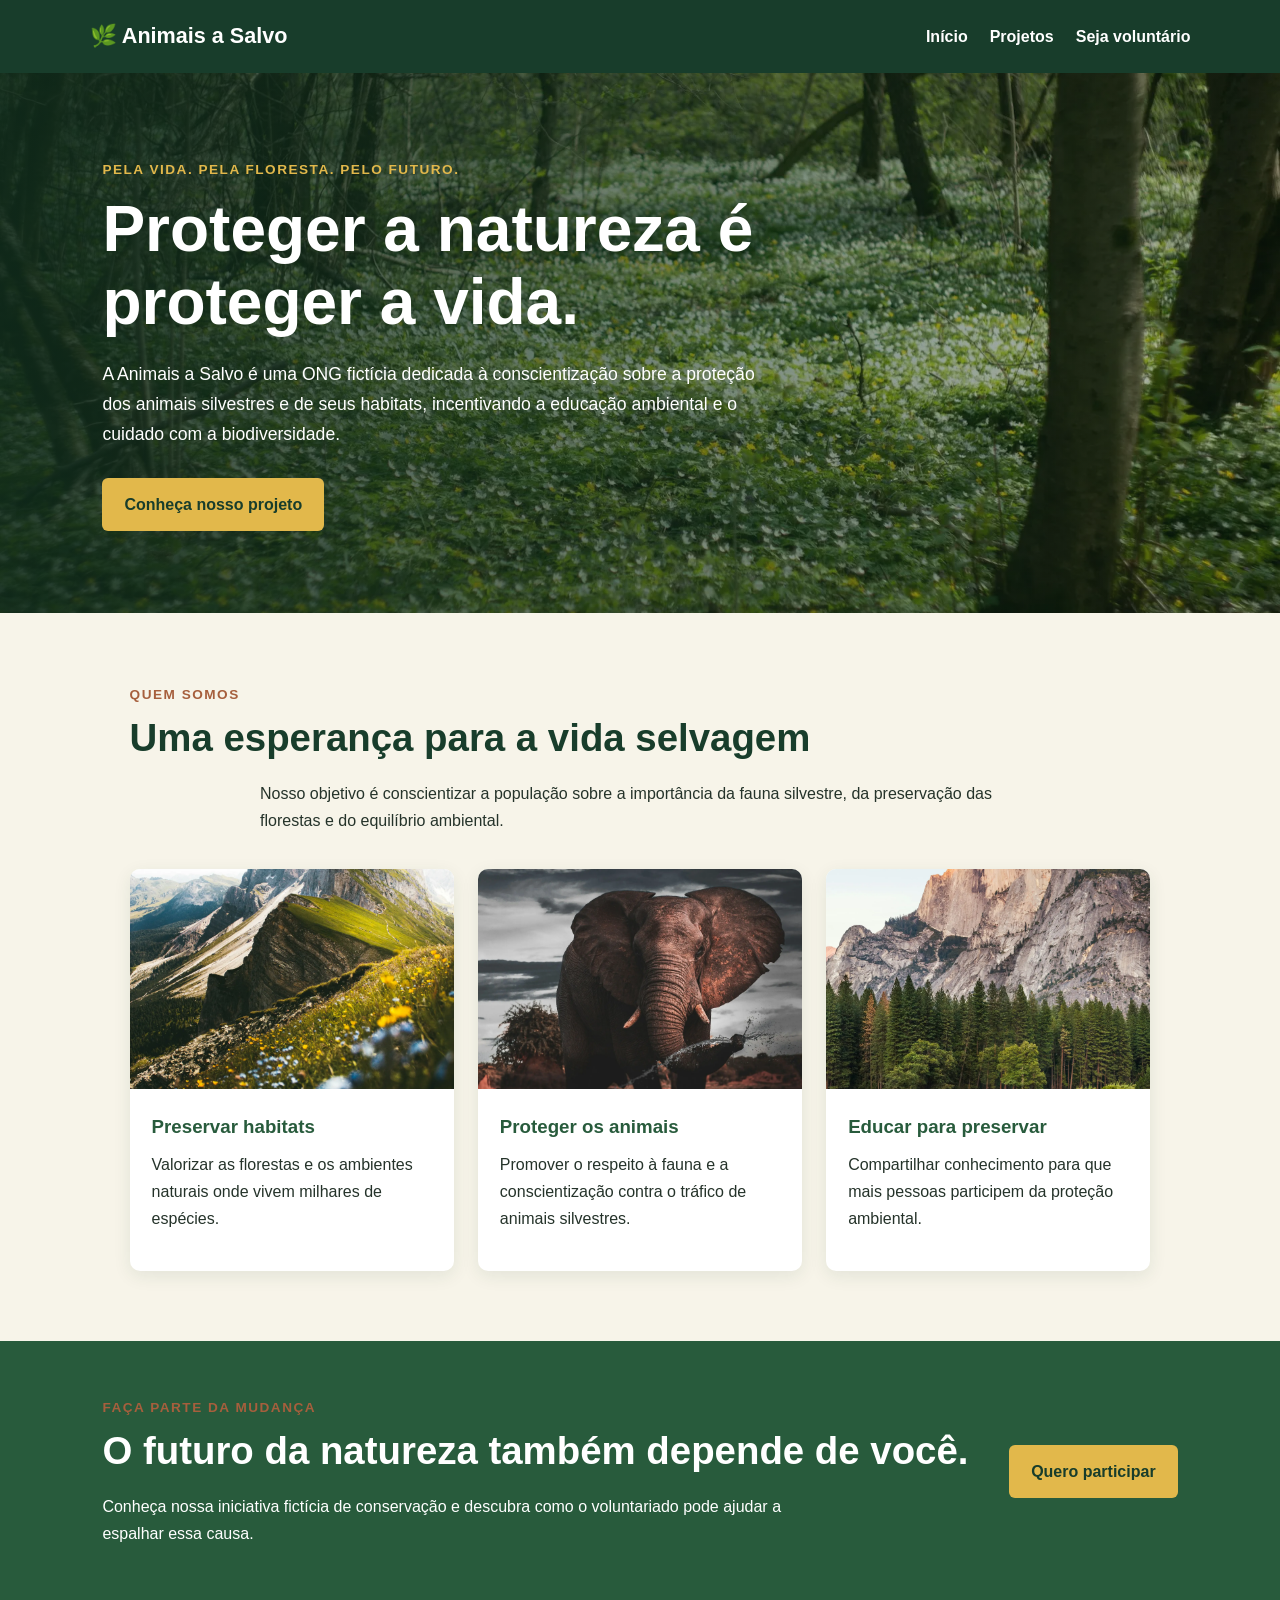
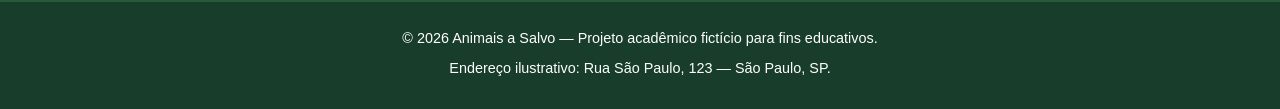
<file: index.html>
<!DOCTYPE html>
<html lang="pt-BR">
<head>
    <meta charset="UTF-8">
    <meta name="viewport" content="width=device-width, initial-scale=1.0">
    <title>Animais a Salvo | Proteção da Fauna</title>
    <link rel="stylesheet" href="style.css">
    <script src="script.js" defer></script>
</head>
<body>
    <header class="topo">
        <a class="logo" href="index.html">🌿 Animais a Salvo</a>
        <nav>
            <a href="index.html" class="ativo">Início</a>
            <a href="projetos.html">Projetos</a>
            <a href="cadastro.html">Seja voluntário</a>
        </nav>
    </header>

    <main>
        <section class="hero">
            <div class="hero-conteudo">
                <span class="etiqueta">Pela vida. Pela floresta. Pelo futuro.</span>
                <h1>Proteger a natureza é proteger a vida.</h1>
                <p>A Animais a Salvo é uma ONG fictícia dedicada à conscientização sobre a proteção dos animais silvestres e de seus habitats, incentivando a educação ambiental e o cuidado com a biodiversidade.</p>
                <a class="botao" href="projetos.html">Conheça nosso projeto</a>
            </div>
        </section>

        <section class="secao">
            <span class="sobretitulo">Quem somos</span>
            <h2>Uma esperança para a vida selvagem</h2>
            <p class="texto-central">Nosso objetivo é conscientizar a população sobre a importância da fauna silvestre, da preservação das florestas e do equilíbrio ambiental.</p>

            <div class="cartoes">
                <article class="cartao">
                    <img src="images/vegetacao.webp" alt="Vegetação verde de uma floresta">
                    <div class="cartao-conteudo">
                        <h3>Preservar habitats</h3>
                        <p>Valorizar as florestas e os ambientes naturais onde vivem milhares de espécies.</p>
                    </div>
                </article>

                <article class="cartao">
                    <img src="images/elefante.webp" alt="Elefante em seu ambiente natural">
                    <div class="cartao-conteudo">
                        <h3>Proteger os animais</h3>
                        <p>Promover o respeito à fauna e a conscientização contra o tráfico de animais silvestres.</p>
                    </div>
                </article>

                <article class="cartao">
                    <img src="images/fauna.webp" alt="Animais selvagens em uma paisagem natural">
                    <div class="cartao-conteudo">
                        <h3>Educar para preservar</h3>
                        <p>Compartilhar conhecimento para que mais pessoas participem da proteção ambiental.</p>
                    </div>
                </article>
            </div>
        </section>

        <section class="faixa-verde">
            <div>
                <span class="sobretitulo">Faça parte da mudança</span>
                <h2>O futuro da natureza também depende de você.</h2>
                <p>Conheça nossa iniciativa fictícia de conservação e descubra como o voluntariado pode ajudar a espalhar essa causa.</p>
            </div>
            <a class="botao botao-claro" href="cadastro.html">Quero participar</a>
        </section>
    </main>

    <footer>
        <p>© 2026 Animais a Salvo — Projeto acadêmico fictício para fins educativos.</p>
        <p>Endereço ilustrativo: Rua São Paulo, 123 — São Paulo, SP.</p>
    </footer>
</body>
</html>
</file>
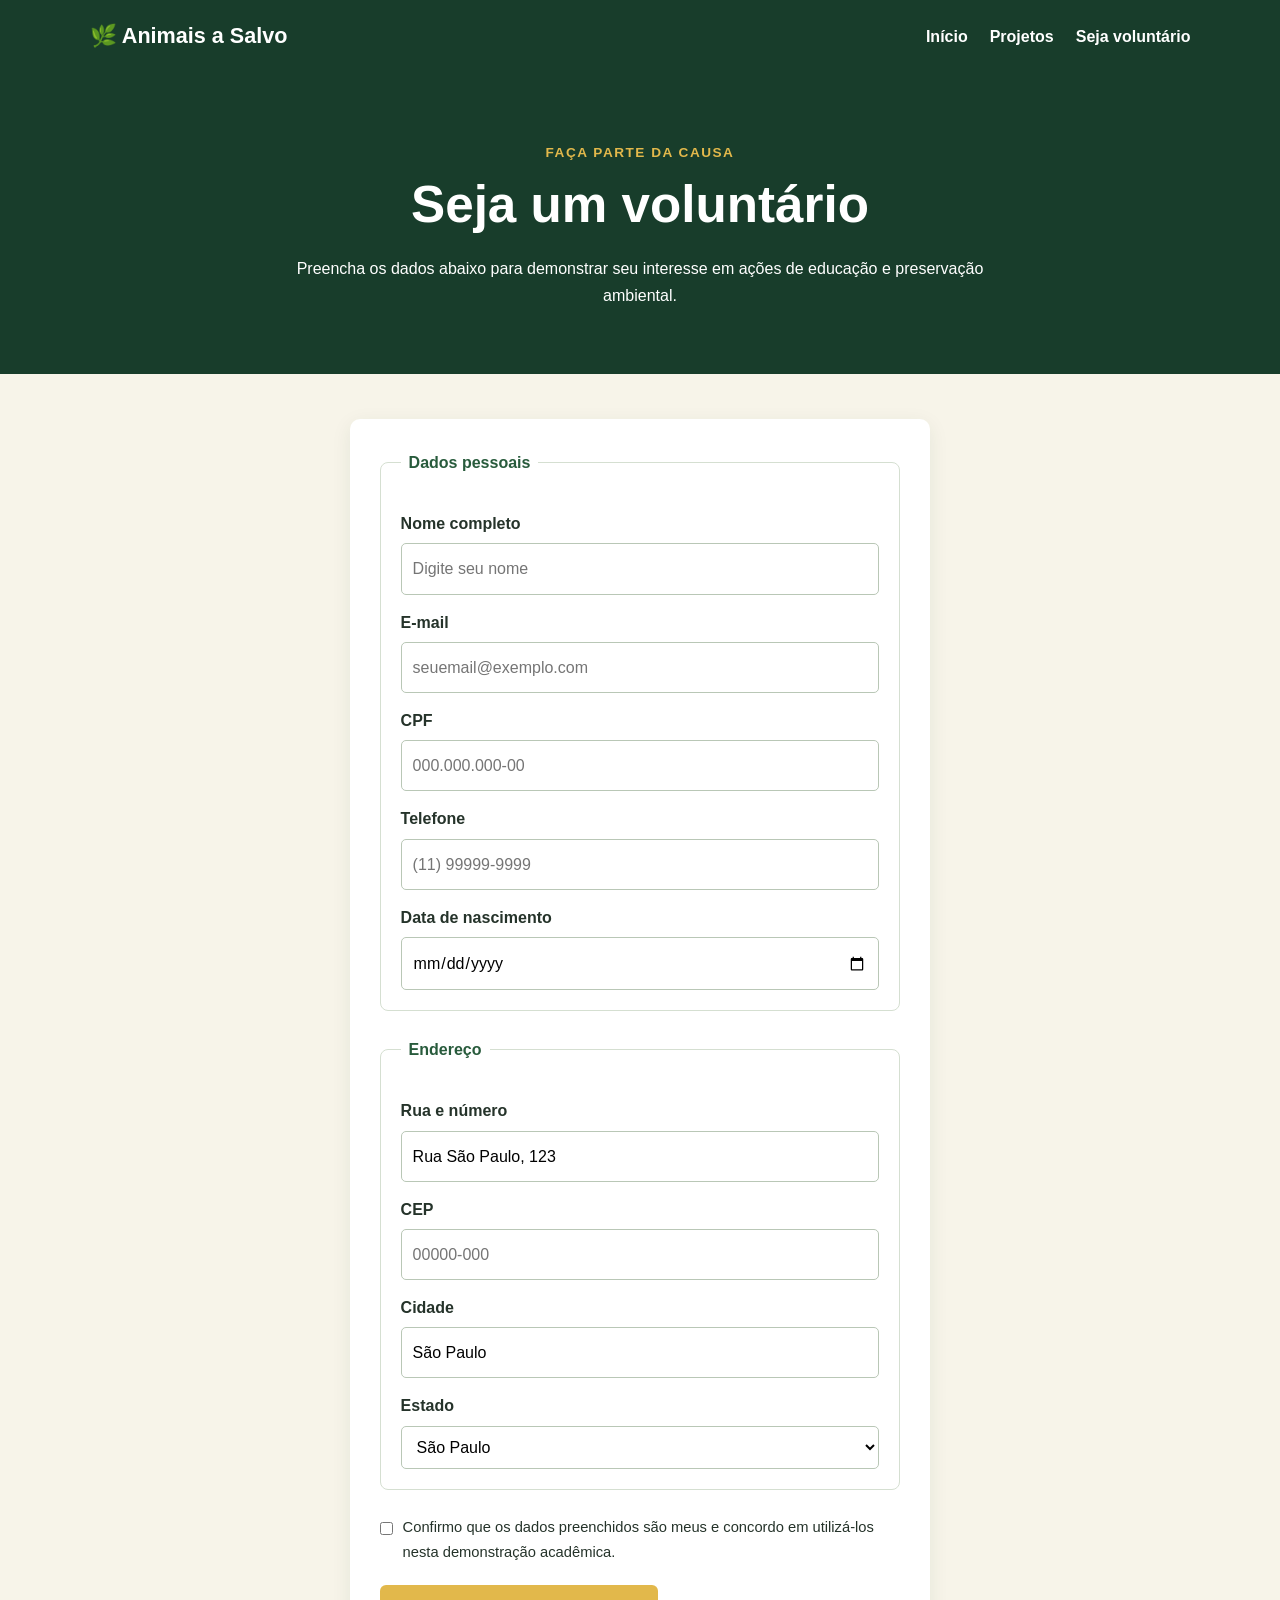
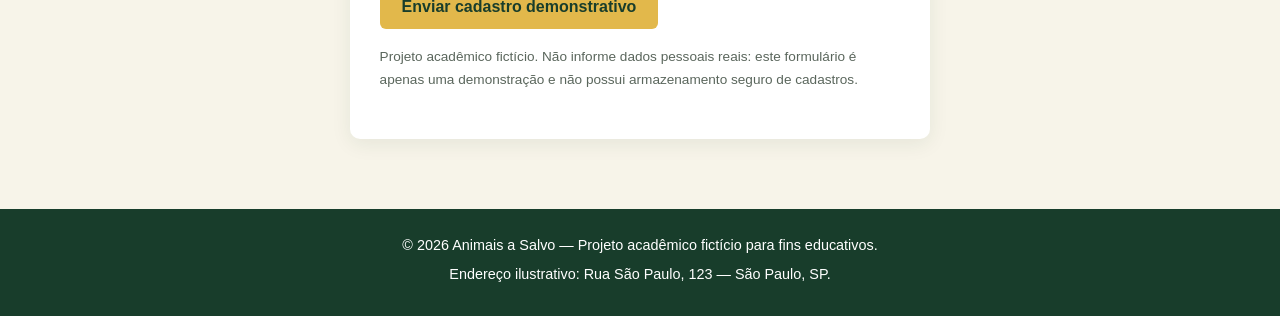
<file: cadastro.html>
<!DOCTYPE html>
<html lang="pt-BR">
<head>
    <meta charset="UTF-8">
    <meta name="viewport" content="width=device-width, initial-scale=1.0">
    <title>Seja voluntário | Animais a Salvo</title>
    <link rel="stylesheet" href="style.css">
    <script src="script.js" defer></script>
</head>
<body>
    <header class="topo">
        <a class="logo" href="index.html">🌿 Animais a Salvo</a>
        <nav>
            <a href="index.html">Início</a>
            <a href="projetos.html">Projetos</a>
            <a href="cadastro.html" class="ativo">Seja voluntário</a>
        </nav>
    </header>

    <main>
        <section class="pagina-titulo">
            <span class="etiqueta">Faça parte da causa</span>
            <h1>Seja um voluntário</h1>
            <p>Preencha os dados abaixo para demonstrar seu interesse em ações de educação e preservação ambiental.</p>
        </section>

        <section class="formulario-secao">
            <form id="formulario-voluntario">
                <fieldset>
                    <legend>Dados pessoais</legend>

                    <label for="nome">Nome completo</label>
                    <input type="text" id="nome" name="nome" required minlength="3" placeholder="Digite seu nome">

                    <label for="email">E-mail</label>
                    <input type="email" id="email" name="email" required placeholder="seuemail@exemplo.com">

                    <label for="cpf">CPF</label>
                    <input type="text" id="cpf" name="cpf" required inputmode="numeric" maxlength="14" placeholder="000.000.000-00" pattern="\d{3}\.\d{3}\.\d{3}-\d{2}">

                    <label for="telefone">Telefone</label>
                    <input type="tel" id="telefone" name="telefone" required maxlength="15" placeholder="(11) 99999-9999">

                    <label for="nascimento">Data de nascimento</label>
                    <input type="date" id="nascimento" name="nascimento" required>
                </fieldset>

                <fieldset>
                    <legend>Endereço</legend>

                    <label for="endereco">Rua e número</label>
                    <input type="text" id="endereco" name="endereco" value="Rua São Paulo, 123" required>

                    <label for="cep">CEP</label>
                    <input type="text" id="cep" name="cep" required maxlength="9" placeholder="00000-000" pattern="\d{5}-?\d{3}">

                    <label for="cidade">Cidade</label>
                    <input type="text" id="cidade" name="cidade" value="São Paulo" required>

                    <label for="estado">Estado</label>
                    <select id="estado" name="estado" required>
                        <option value="SP" selected>São Paulo</option>
                        <option value="AC">Acre</option>
                        <option value="AL">Alagoas</option>
                        <option value="AP">Amapá</option>
                        <option value="AM">Amazonas</option>
                        <option value="BA">Bahia</option>
                        <option value="CE">Ceará</option>
                        <option value="DF">Distrito Federal</option>
                        <option value="ES">Espírito Santo</option>
                        <option value="GO">Goiás</option>
                        <option value="MA">Maranhão</option>
                        <option value="MT">Mato Grosso</option>
                        <option value="MS">Mato Grosso do Sul</option>
                        <option value="MG">Minas Gerais</option>
                        <option value="PA">Pará</option>
                        <option value="PB">Paraíba</option>
                        <option value="PR">Paraná</option>
                        <option value="PE">Pernambuco</option>
                        <option value="PI">Piauí</option>
                        <option value="RJ">Rio de Janeiro</option>
                        <option value="RN">Rio Grande do Norte</option>
                        <option value="RS">Rio Grande do Sul</option>
                        <option value="RO">Rondônia</option>
                        <option value="RR">Roraima</option>
                        <option value="SC">Santa Catarina</option>
                        <option value="SE">Sergipe</option>
                        <option value="TO">Tocantins</option>
                    </select>
                </fieldset>

                <label class="aceite">
                    <input type="checkbox" id="consentimento" required>
                    Confirmo que os dados preenchidos são meus e concordo em utilizá-los nesta demonstração acadêmica.
                </label>

                <button class="botao" type="submit">Enviar cadastro demonstrativo</button>

                <p class="observacao">Projeto acadêmico fictício. Não informe dados pessoais reais: este formulário é apenas uma demonstração e não possui armazenamento seguro de cadastros.</p>

                <p id="mensagem" role="status" aria-live="polite"></p>
            </form>
        </section>
    </main>

    <footer>
        <p>© 2026 Animais a Salvo — Projeto acadêmico fictício para fins educativos.</p>
        <p>Endereço ilustrativo: Rua São Paulo, 123 — São Paulo, SP.</p>
    </footer>
</body>
</html>
</file>
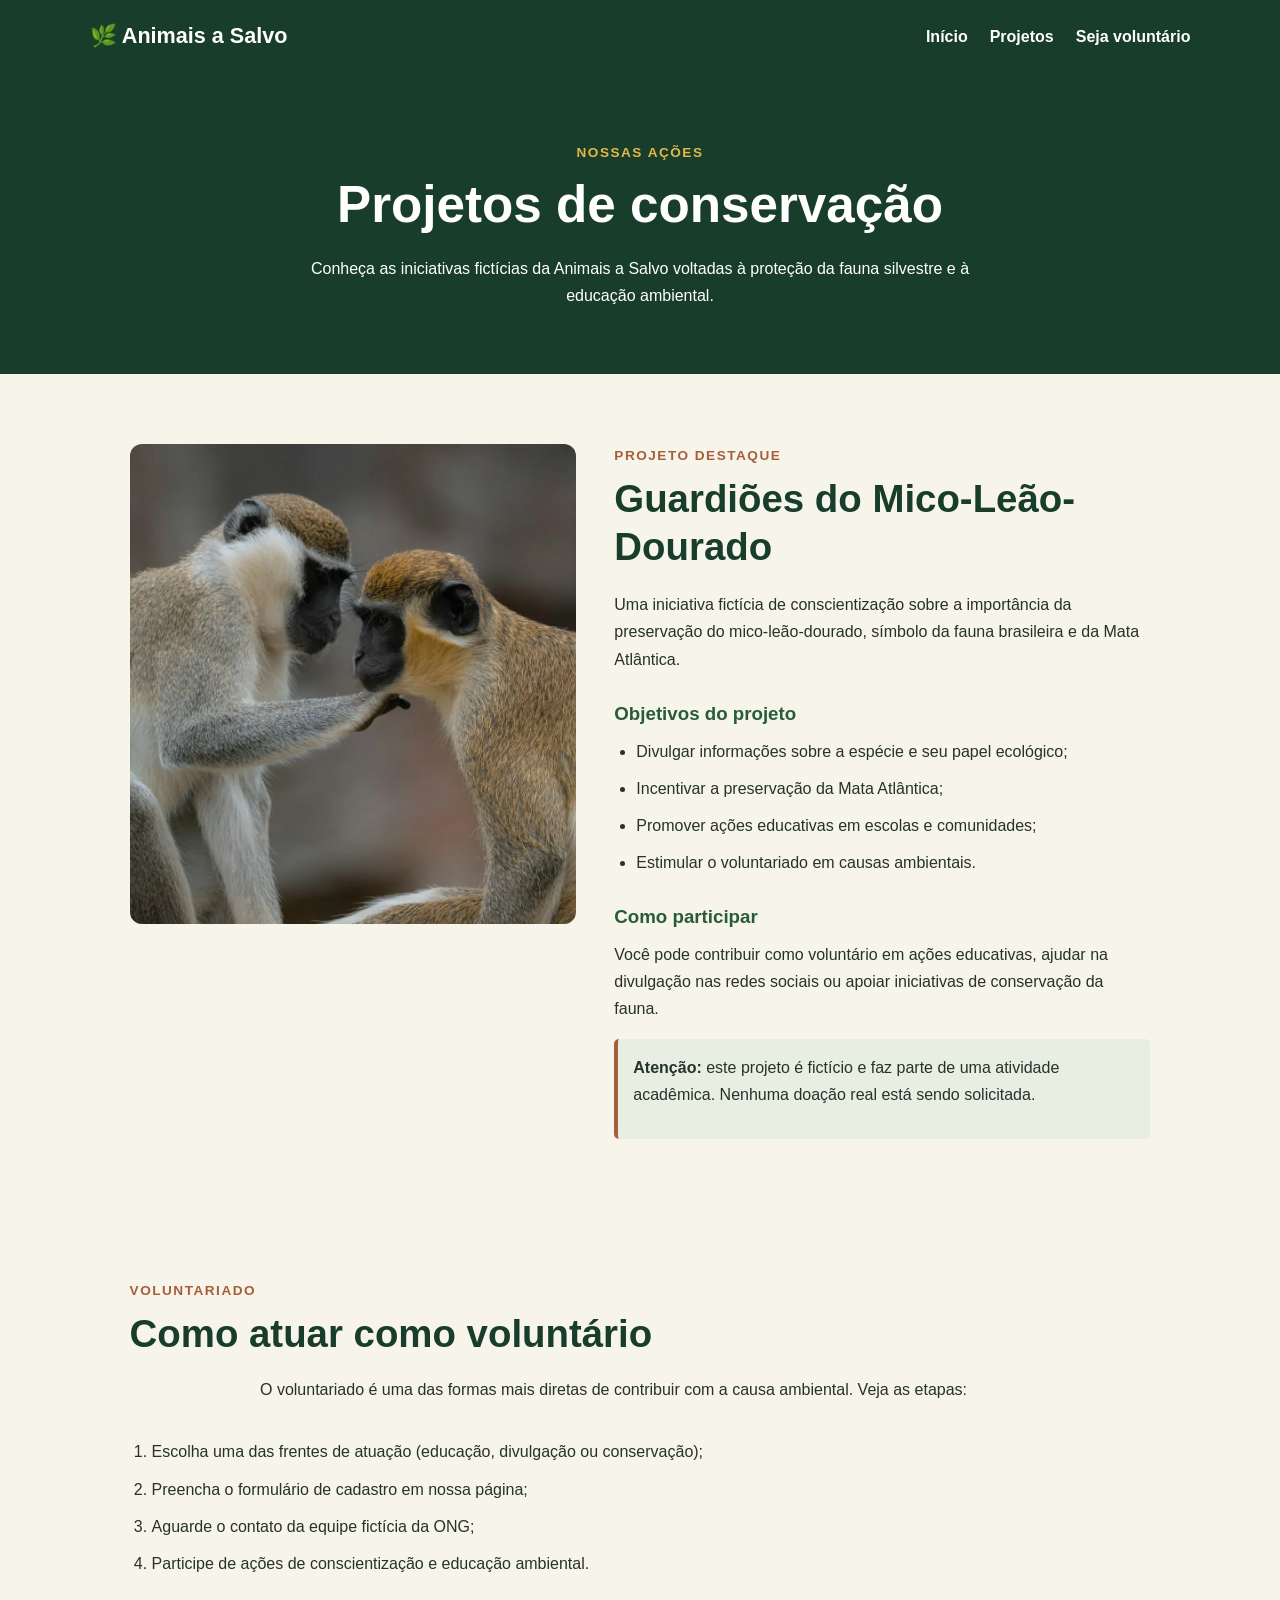
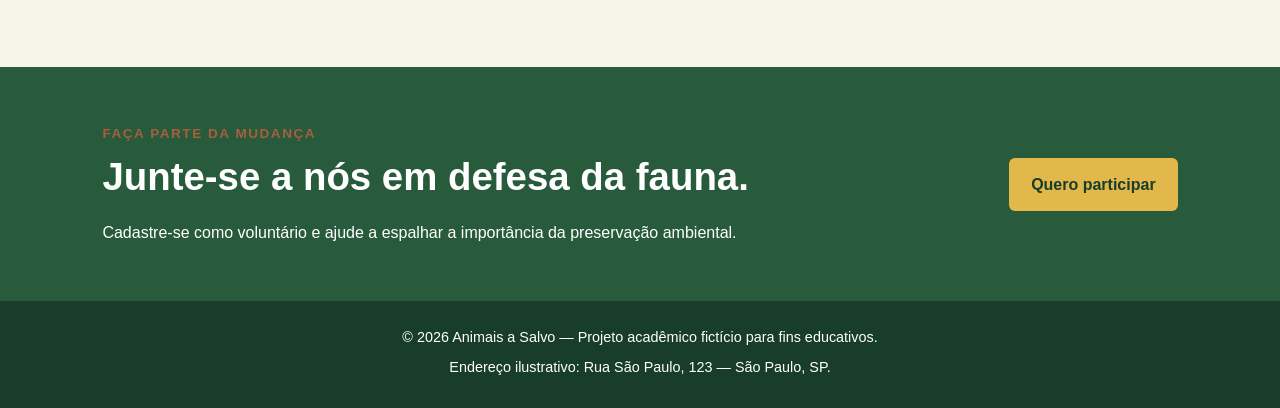
<file: projetos.html>
<!DOCTYPE html>
<html lang="pt-BR">
<head>
    <meta charset="UTF-8">
    <meta name="viewport" content="width=device-width, initial-scale=1.0">
    <title>Projetos | Animais a Salvo</title>
    <link rel="stylesheet" href="style.css">
    <script src="script.js" defer></script>
</head>
<body>
    <header class="topo">
        <a class="logo" href="index.html">🌿 Animais a Salvo</a>
        <nav>
            <a href="index.html">Início</a>
            <a href="projetos.html" class="ativo">Projetos</a>
            <a href="cadastro.html">Seja voluntário</a>
        </nav>
    </header>

    <main>
        <section class="pagina-titulo">
            <span class="etiqueta">Nossas ações</span>
            <h1>Projetos de conservação</h1>
            <p>Conheça as iniciativas fictícias da Animais a Salvo voltadas à proteção da fauna silvestre e à educação ambiental.</p>
        </section>

        <section class="secao">
            <div class="projeto-destaque">
                <img class="imagem-projeto" src="images/mico-leao.webp" alt="Mico-leão-dourado em seu habitat natural">

                <div class="detalhes-projeto">
                    <span class="sobretitulo">Projeto destaque</span>
                    <h2>Guardiões do Mico-Leão-Dourado</h2>
                    <p>Uma iniciativa fictícia de conscientização sobre a importância da preservação do mico-leão-dourado, símbolo da fauna brasileira e da Mata Atlântica.</p>

                    <h3>Objetivos do projeto</h3>
                    <ul class="lista-projeto">
                        <li>Divulgar informações sobre a espécie e seu papel ecológico;</li>
                        <li>Incentivar a preservação da Mata Atlântica;</li>
                        <li>Promover ações educativas em escolas e comunidades;</li>
                        <li>Estimular o voluntariado em causas ambientais.</li>
                    </ul>

                    <h3>Como participar</h3>
                    <p>Você pode contribuir como voluntário em ações educativas, ajudar na divulgação nas redes sociais ou apoiar iniciativas de conservação da fauna.</p>

                    <div class="aviso-ficticio">
                        <p><strong>Atenção:</strong> este projeto é fictício e faz parte de uma atividade acadêmica. Nenhuma doação real está sendo solicitada.</p>
                    </div>
                </div>
            </div>
        </section>

        <section class="secao">
            <span class="sobretitulo">Voluntariado</span>
            <h2>Como atuar como voluntário</h2>
            <p class="texto-central">O voluntariado é uma das formas mais diretas de contribuir com a causa ambiental. Veja as etapas:</p>

            <ol class="lista-projeto">
                <li>Escolha uma das frentes de atuação (educação, divulgação ou conservação);</li>
                <li>Preencha o formulário de cadastro em nossa página;</li>
                <li>Aguarde o contato da equipe fictícia da ONG;</li>
                <li>Participe de ações de conscientização e educação ambiental.</li>
            </ol>
        </section>

        <section class="faixa-verde">
            <div>
                <span class="sobretitulo">Faça parte da mudança</span>
                <h2>Junte-se a nós em defesa da fauna.</h2>
                <p>Cadastre-se como voluntário e ajude a espalhar a importância da preservação ambiental.</p>
            </div>
            <a class="botao botao-claro" href="cadastro.html">Quero participar</a>
        </section>
    </main>

    <footer>
        <p>© 2026 Animais a Salvo — Projeto acadêmico fictício para fins educativos.</p>
        <p>Endereço ilustrativo: Rua São Paulo, 123 — São Paulo, SP.</p>
    </footer>
</body>
</html>
</file>
<file: style.css>
:root {
    --verde-escuro: #183d2b;
    --verde-floresta: #285b3c;
    --verde-folha: #78945b;
    --verde-claro: #e8efe2;
    --creme: #f7f4e9;
    --terra: #a65f3d;
    --dourado: #e2b84b;
    --texto: #25332a;
    --branco: #ffffff;
}

* {
    box-sizing: border-box;
    margin: 0;
    padding: 0;
}

html {
    scroll-behavior: smooth;
}

body {
    background: var(--creme);
    color: var(--texto);
    font-family: Arial, Helvetica, sans-serif;
    line-height: 1.7;
}

.topo {
    align-items: center;
    background: var(--verde-escuro);
    color: var(--branco);
    display: flex;
    justify-content: space-between;
    padding: 18px 7%;
    gap: 20px;
    flex-wrap: wrap;
}

.logo {
    color: var(--branco);
    font-size: 1.35rem;
    font-weight: bold;
    text-decoration: none;
}

nav {
    display: flex;
    flex-wrap: wrap;
    gap: 22px;
}

nav a {
    color: var(--branco);
    font-weight: bold;
    text-decoration: none;
}

nav a:hover,
nav a:focus {
    color: var(--dourado);
}

.hero {
    align-items: center;
    background:
        linear-gradient(90deg, rgba(15, 43, 28, 0.88), rgba(15, 43, 28, 0.28)),
        url("images/floresta.webp") center/cover;
    color: var(--branco);
    display: flex;
    min-height: 540px;
    padding: 80px 8%;
}

.hero-conteudo {
    max-width: 680px;
}

.etiqueta {
    color: var(--dourado);
    display: inline-block;
    font-size: 0.85rem;
    font-weight: bold;
    letter-spacing: 1.5px;
    margin-bottom: 12px;
    text-transform: uppercase;
}

h1 {
    font-size: clamp(2.2rem, 5vw, 4rem);
    line-height: 1.15;
    margin-bottom: 20px;
}

h2 {
    color: var(--verde-escuro);
    font-size: clamp(1.7rem, 3vw, 2.4rem);
    line-height: 1.25;
    margin-bottom: 18px;
}

h3 {
    color: var(--verde-floresta);
    margin-bottom: 8px;
}

p {
    margin-bottom: 16px;
}

.hero p {
    font-size: 1.1rem;
    margin-bottom: 28px;
}

.botao {
    background: var(--dourado);
    border: 0;
    border-radius: 6px;
    color: var(--verde-escuro);
    cursor: pointer;
    display: inline-block;
    font-size: 1rem;
    font-weight: bold;
    padding: 13px 22px;
    text-decoration: none;
    transition: transform 0.2s, background 0.2s;
}

.botao:hover,
.botao:focus {
    background: #f0ca68;
    transform: translateY(-2px);
}

.secao {
    margin: 0 auto;
    max-width: 1200px;
    padding: 70px 7%;
}

.sobretitulo {
    color: var(--terra);
    display: block;
    font-size: 0.85rem;
    font-weight: bold;
    letter-spacing: 1.5px;
    margin-bottom: 8px;
    text-transform: uppercase;
}

.texto-central {
    margin: 0 auto 35px;
    max-width: 760px;
}

.cartoes {
    display: grid;
    gap: 24px;
    grid-template-columns: repeat(3, minmax(0, 1fr));
    margin-top: 30px;
}

.cartao {
    background: var(--branco);
    border-radius: 10px;
    box-shadow: 0 5px 18px rgba(24, 61, 43, 0.09);
    overflow: hidden;
}

.cartao img {
    display: block;
    height: 220px;
    object-fit: cover;
    width: 100%;
}

.cartao-conteudo {
    padding: 22px;
}

.faixa-verde {
    align-items: center;
    background: var(--verde-floresta);
    color: var(--branco);
    display: flex;
    gap: 30px;
    justify-content: space-between;
    padding: 55px 8%;
}

.faixa-verde h2 {
    color: var(--branco);
}

.faixa-verde p {
    max-width: 720px;
    margin-bottom: 0;
}

.botao-claro {
    flex-shrink: 0;
}

footer {
    background: var(--verde-escuro);
    color: var(--branco);
    font-size: 0.9rem;
    padding: 24px 7%;
    text-align: center;
}

footer p {
    margin-bottom: 5px;
}

.pagina-titulo {
    background: var(--verde-escuro);
    color: var(--branco);
    padding: 65px 8%;
    text-align: center;
}

.pagina-titulo h1 {
    font-size: clamp(2rem, 4vw, 3.2rem);
}

.pagina-titulo p {
    margin: 0 auto;
    max-width: 720px;
}

.projeto-destaque {
    display: grid;
    gap: 38px;
    grid-template-columns: minmax(0, 1fr) minmax(0, 1.2fr);
    align-items: start;
}

.imagem-projeto {
    border-radius: 12px;
    height: 480px;
    object-fit: cover;
    position: sticky;
    top: 20px;
    width: 100%;
}

.detalhes-projeto h2 {
    margin-bottom: 20px;
}

.detalhes-projeto h3 {
    margin-top: 25px;
}

.lista-projeto {
    margin: 0 0 20px 22px;
}

.lista-projeto li {
    margin-bottom: 10px;
}

.aviso {
    background: var(--verde-claro);
    margin: 0 auto 60px;
    max-width: 1050px;
    padding: 35px;
    width: 86%;
    border-left: 5px solid var(--verde-folha);
    border-radius: 6px;
}

.aviso p {
    margin-bottom: 0;
}

.aviso-ficticio {
    background: var(--verde-claro);
    border-left: 4px solid var(--terra);
    border-radius: 5px;
    padding: 15px;
}

.formulario-secao {
    margin: 0 auto;
    max-width: 760px;
    padding: 45px 7% 70px;
}

form {
    background: var(--branco);
    border-radius: 10px;
    box-shadow: 0 5px 20px rgba(24, 61, 43, 0.08);
    padding: 30px;
}

fieldset {
    border: 1px solid #d5dfd1;
    border-radius: 8px;
    margin-bottom: 25px;
    padding: 20px;
}

legend {
    color: var(--verde-floresta);
    font-weight: bold;
    padding: 0 8px;
}

label {
    display: block;
    font-weight: bold;
    margin: 14px 0 6px;
}

input:not([type="checkbox"]),
select {
    background: var(--branco);
    border: 1px solid #b9c7b6;
    border-radius: 5px;
    font: inherit;
    padding: 11px;
    width: 100%;
}

input:focus,
select:focus {
    border-color: var(--verde-floresta);
    outline: 2px solid #b7cbb0;
}

.aceite {
    align-items: flex-start;
    display: flex;
    font-size: 0.92rem;
    font-weight: normal;
    gap: 10px;
    margin: 20px 0;
}

.aceite input {
    margin-top: 7px;
}

.observacao {
    color: #5a665c;
    font-size: 0.85rem;
    margin-top: 16px;
}

#mensagem {
    color: var(--verde-floresta);
    font-weight: bold;
    margin-top: 18px;
}

@media (max-width: 760px) {
    .topo {
        align-items: flex-start;
        flex-direction: column;
    }

    nav {
        gap: 14px;
    }

    .hero {
        min-height: 450px;
        padding: 60px 7%;
    }

    .cartoes {
        grid-template-columns: 1fr;
    }

    .cartao img {
        height: 240px;
    }

    .faixa-verde {
        align-items: flex-start;
        flex-direction: column;
    }

    .projeto-destaque {
        grid-template-columns: 1fr;
    }

    .imagem-projeto {
        height: 300px;
        position: static;
    }

    form {
        padding: 20px;
    }

    fieldset {
        padding: 14px;
    }
}
</file>
